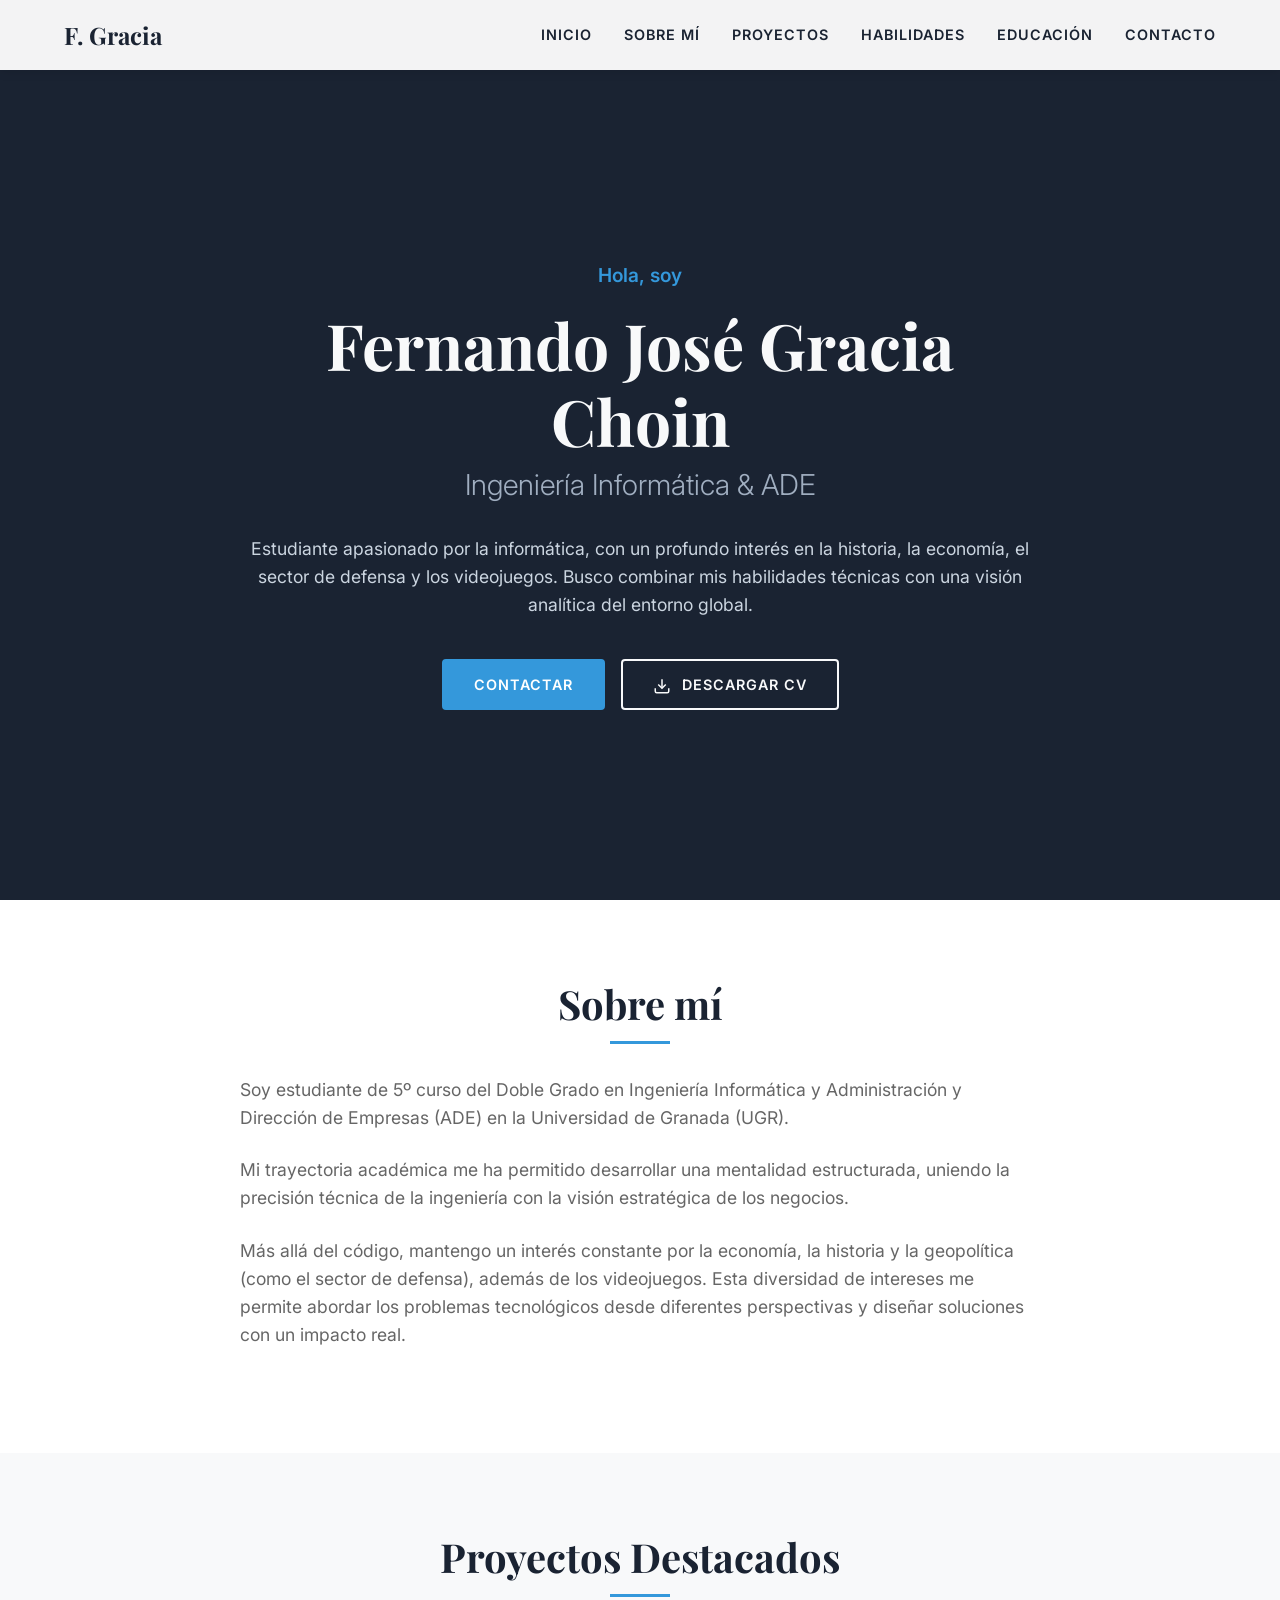
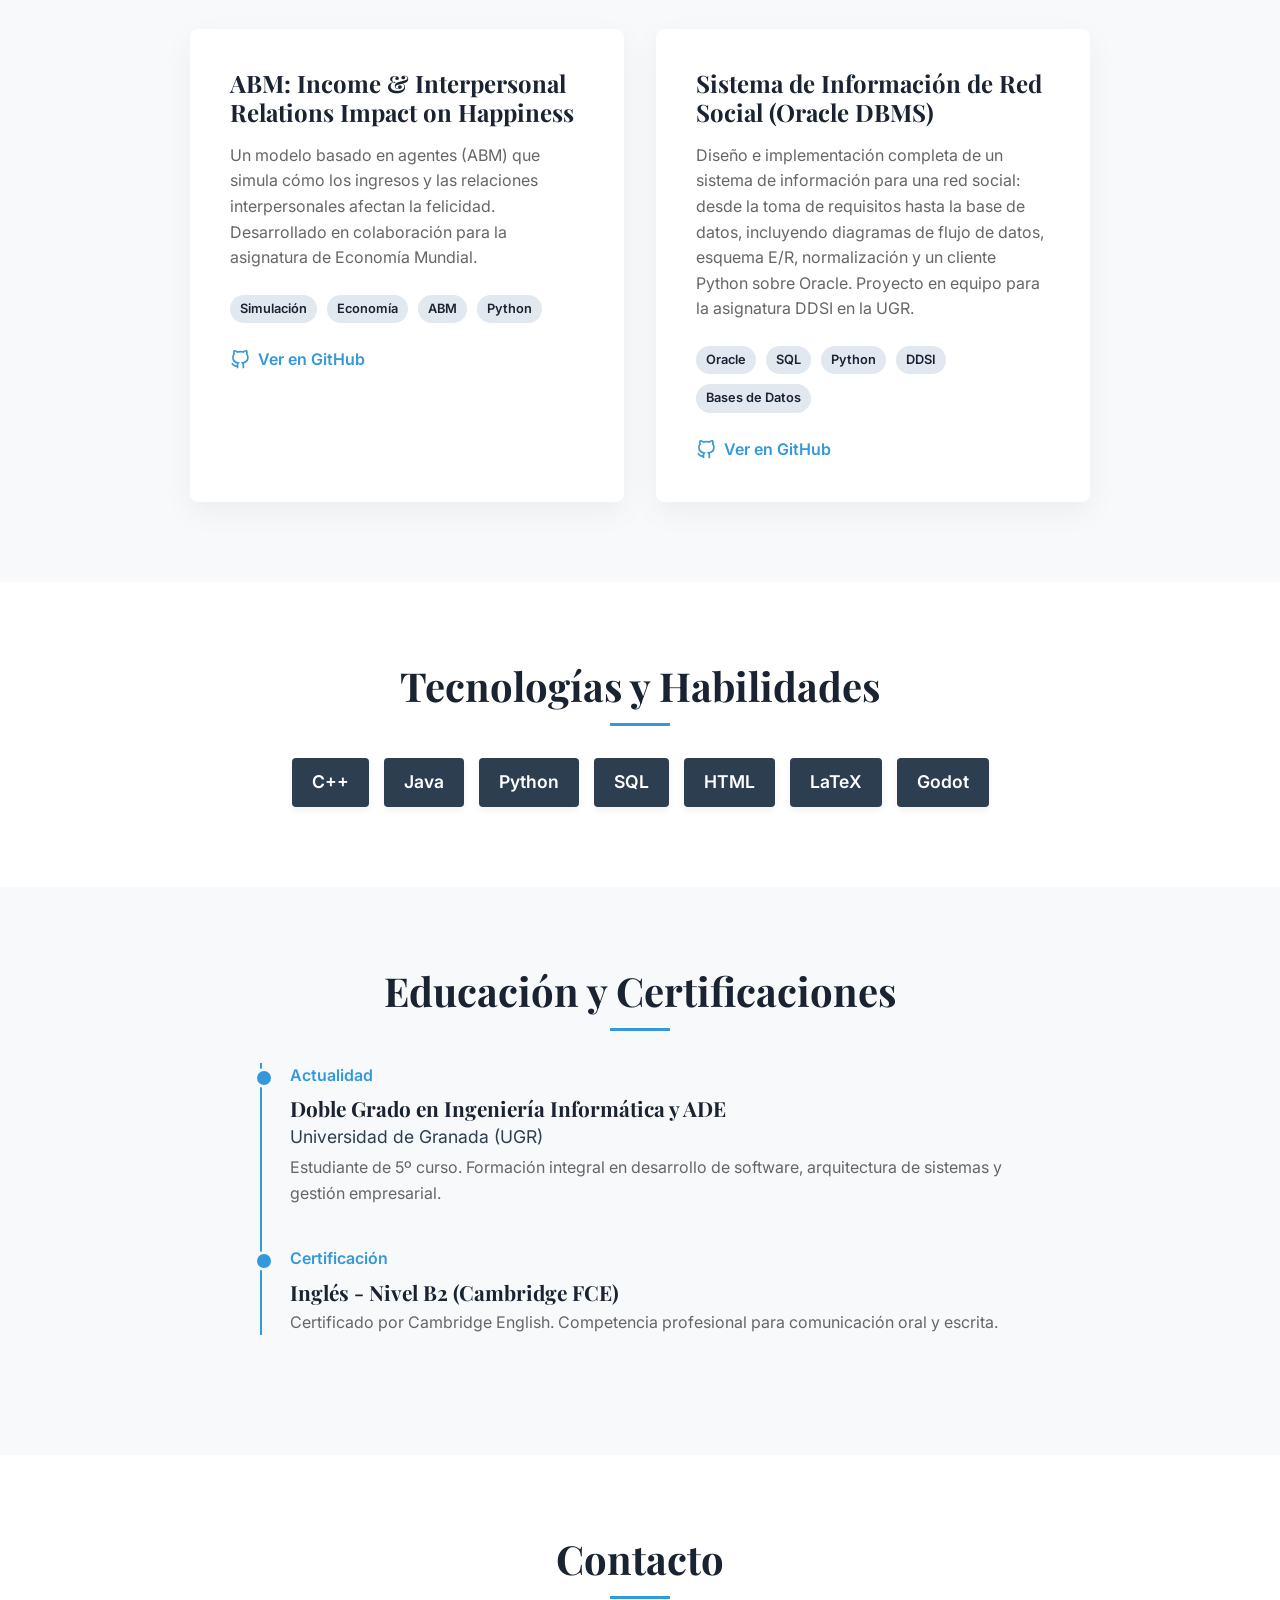
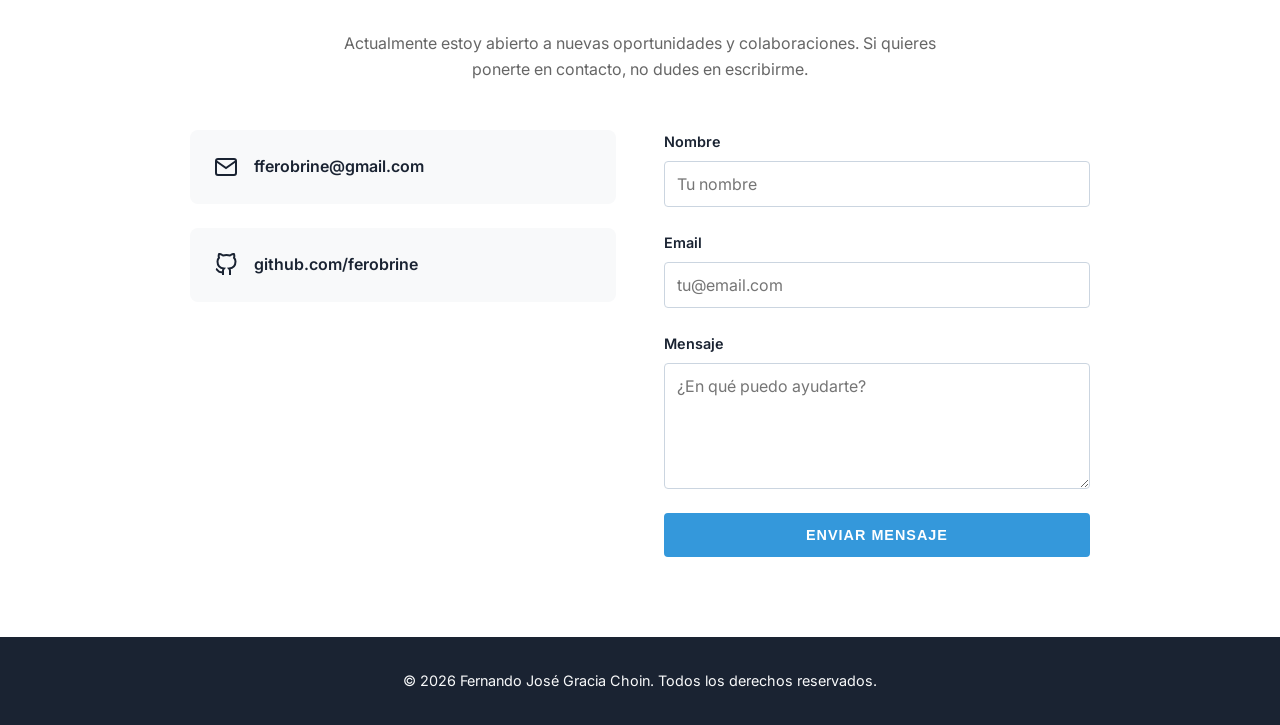
<file: index.html>
<!DOCTYPE html>
<html lang="es">
<head>
    <meta charset="UTF-8">
    <meta name="viewport" content="width=device-width, initial-scale=1.0">
    <title>Fernando José Gracia Choin - Portfolio Profesional</title>
    <link rel="preconnect" href="https://fonts.googleapis.com">
    <link rel="preconnect" href="https://fonts.gstatic.com" crossorigin>
    <link href="https://fonts.googleapis.com/css2?family=Inter:wght@300;400;600&family=Playfair+Display:wght@400;600;700&display=swap" rel="stylesheet">
    <link rel="stylesheet" href="style.css">
</head>
<body>
    <header class="navbar">
        <div class="container nav-container">
            <div class="logo">F. Gracia</div>
            <nav>
                <ul class="nav-links">
                    <li><a href="#inicio">Inicio</a></li>
                    <li><a href="#sobre-mi">Sobre mí</a></li>
                    <li><a href="#proyectos">Proyectos</a></li>
                    <li><a href="#skills">Habilidades</a></li>
                    <li><a href="#educacion">Educación</a></li>
                    <li><a href="#contacto">Contacto</a></li>
                </ul>
            </nav>
            <button class="mobile-menu-btn">
                <svg width="24" height="24" viewBox="0 0 24 24" fill="none" stroke="currentColor" stroke-width="2"><line x1="3" y1="12" x2="21" y2="12"></line><line x1="3" y1="6" x2="21" y2="6"></line><line x1="3" y1="18" x2="21" y2="18"></line></svg>
            </button>
        </div>
    </header>

    <main>
        <section id="inicio" class="hero fade-in">
            <div class="container">
                <p class="hero-greeting">Hola, soy</p>
                <h1 class="hero-title">Fernando José Gracia Choin</h1>
                <h2 class="hero-subtitle">Ingeniería Informática & ADE</h2>
                <p class="hero-bio">Estudiante apasionado por la informática, con un profundo interés en la historia, la economía, el sector de defensa y los videojuegos. Busco combinar mis habilidades técnicas con una visión analítica del entorno global.</p>
                <div class="hero-buttons">
                    <a href="#contacto" class="btn btn-primary">Contactar</a>
                    <a href="cv.html" target="_blank" class="btn btn-outline">
                        <svg width="18" height="18" viewBox="0 0 24 24" fill="none" stroke="currentColor" stroke-width="2" style="vertical-align: middle; margin-right: 6px;"><path d="M21 15v4a2 2 0 0 1-2 2H5a2 2 0 0 1-2-2v-4"></path><polyline points="7 10 12 15 17 10"></polyline><line x1="12" y1="15" x2="12" y2="3"></line></svg>
                        Descargar CV
                    </a>
                </div>
            </div>
        </section>

        <section id="sobre-mi" class="about section fade-in">
            <div class="container">
                <h2 class="section-title">Sobre mí</h2>
                <div class="about-content">
                    <div class="about-text">
                        <p>Soy estudiante de 5º curso del Doble Grado en Ingeniería Informática y Administración y Dirección de Empresas (ADE) en la Universidad de Granada (UGR).</p>
                        <p>Mi trayectoria académica me ha permitido desarrollar una mentalidad estructurada, uniendo la precisión técnica de la ingeniería con la visión estratégica de los negocios.</p>
                        <p>Más allá del código, mantengo un interés constante por la economía, la historia y la geopolítica (como el sector de defensa), además de los videojuegos. Esta diversidad de intereses me permite abordar los problemas tecnológicos desde diferentes perspectivas y diseñar soluciones con un impacto real.</p>
                    </div>
                </div>
            </div>
        </section>

        <section id="proyectos" class="projects section bg-light fade-in">
            <div class="container">
                <h2 class="section-title">Proyectos Destacados</h2>
                <div class="project-grid">
                    <div class="project-card">
                        <div class="project-content">
                            <h3>ABM: Income & Interpersonal Relations Impact on Happiness</h3>
                            <p>Un modelo basado en agentes (ABM) que simula cómo los ingresos y las relaciones interpersonales afectan la felicidad. Desarrollado en colaboración para la asignatura de Economía Mundial.</p>
                            <div class="project-tech">
                                <span>Simulación</span>
                                <span>Economía</span>
                                <span>ABM</span>
                                <span>Python</span>
                            </div>
                            <div class="project-links">
                                <a href="https://github.com/jxliian/ABM-Income-Interpersonal-Relations-Impact-on-Happiness" target="_blank" rel="noopener noreferrer">
                                    <svg width="20" height="20" viewBox="0 0 24 24" fill="none" stroke="currentColor" stroke-width="2"><path d="M9 19c-5 1.5-5-2.5-7-3m14 6v-3.87a3.37 3.37 0 0 0-.94-2.61c3.14-.35 6.44-1.54 6.44-7A5.44 5.44 0 0 0 20 4.77 5.07 5.07 0 0 0 19.91 1S18.73.65 16 2.48a13.38 13.38 0 0 0-7 0C6.27.65 5.09 1 5.09 1A5.07 5.07 0 0 0 5 4.77a5.44 5.44 0 0 0-1.5 3.78c0 5.42 3.3 6.61 6.44 7A3.37 3.37 0 0 0 9 18.13V22"></path></svg>
                                    Ver en GitHub
                                </a>
                            </div>
                        </div>
                    </div>
                    <div class="project-card">
                        <div class="project-content">
                            <h3>Sistema de Información de Red Social (Oracle DBMS)</h3>
                            <p>Diseño e implementación completa de un sistema de información para una red social: desde la toma de requisitos hasta la base de datos, incluyendo diagramas de flujo de datos, esquema E/R, normalización y un cliente Python sobre Oracle. Proyecto en equipo para la asignatura DDSI en la UGR.</p>
                            <div class="project-tech">
                                <span>Oracle</span>
                                <span>SQL</span>
                                <span>Python</span>
                                <span>DDSI</span>
                                <span>Bases de Datos</span>
                            </div>
                            <div class="project-links">
                                <a href="https://github.com/Ismael-Sallami/oracle-dbms-project" target="_blank" rel="noopener noreferrer">
                                    <svg width="20" height="20" viewBox="0 0 24 24" fill="none" stroke="currentColor" stroke-width="2"><path d="M9 19c-5 1.5-5-2.5-7-3m14 6v-3.87a3.37 3.37 0 0 0-.94-2.61c3.14-.35 6.44-1.54 6.44-7A5.44 5.44 0 0 0 20 4.77 5.07 5.07 0 0 0 19.91 1S18.73.65 16 2.48a13.38 13.38 0 0 0-7 0C6.27.65 5.09 1 5.09 1A5.07 5.07 0 0 0 5 4.77a5.44 5.44 0 0 0-1.5 3.78c0 5.42 3.3 6.61 6.44 7A3.37 3.37 0 0 0 9 18.13V22"></path></svg>
                                    Ver en GitHub
                                </a>
                            </div>
                        </div>
                    </div>
            </div>
        </section>

        <section id="skills" class="skills section fade-in">
            <div class="container">
                <h2 class="section-title">Tecnologías y Habilidades</h2>
                <div class="skills-container">
                    <div class="skill-category">
                        <div class="skill-badges">
                            <span class="badge">C++</span>
                            <span class="badge">Java</span>
                            <span class="badge">Python</span>
                            <span class="badge">SQL</span>
                            <span class="badge">HTML</span>
                            <span class="badge">LaTeX</span>
                            <span class="badge">Godot</span>
                        </div>
                    </div>
                </div>
            </div>
        </section>

        <section id="educacion" class="education section bg-light fade-in">
            <div class="container">
                <h2 class="section-title">Educación y Certificaciones</h2>
                <div class="timeline">
                    <div class="timeline-item">
                        <div class="timeline-date">Actualidad</div>
                        <div class="timeline-content">
                            <h3>Doble Grado en Ingeniería Informática y ADE</h3>
                            <h4>Universidad de Granada (UGR)</h4>
                            <p>Estudiante de 5º curso. Formación integral en desarrollo de software, arquitectura de sistemas y gestión empresarial.</p>
                        </div>
                    </div>
                    <div class="timeline-item">
                        <div class="timeline-date">Certificación</div>
                        <div class="timeline-content">
                            <h3>Inglés - Nivel B2 (Cambridge FCE)</h3>
                            <p>Certificado por Cambridge English. Competencia profesional para comunicación oral y escrita.</p>
                        </div>
                    </div>
                </div>
            </div>
        </section>

        <section id="contacto" class="contact section fade-in">
            <div class="container">
                <h2 class="section-title">Contacto</h2>
                <p class="contact-intro">Actualmente estoy abierto a nuevas oportunidades y colaboraciones. Si quieres ponerte en contacto, no dudes en escribirme.</p>
                <div class="contact-wrapper">
                    <div class="contact-info">
                        <a href="mailto:fferobrine@gmail.com" class="contact-card">
                            <svg width="24" height="24" viewBox="0 0 24 24" fill="none" stroke="currentColor" stroke-width="2"><path d="M4 4h16c1.1 0 2 .9 2 2v12c0 1.1-.9 2-2 2H4c-1.1 0-2-.9-2-2V6c0-1.1.9-2 2-2z"></path><polyline points="22,6 12,13 2,6"></polyline></svg>
                            <span>fferobrine@gmail.com</span>
                        </a>
                        <a href="https://github.com/ferobrine" target="_blank" rel="noopener noreferrer" class="contact-card">
                            <svg width="24" height="24" viewBox="0 0 24 24" fill="none" stroke="currentColor" stroke-width="2"><path d="M9 19c-5 1.5-5-2.5-7-3m14 6v-3.87a3.37 3.37 0 0 0-.94-2.61c3.14-.35 6.44-1.54 6.44-7A5.44 5.44 0 0 0 20 4.77 5.07 5.07 0 0 0 19.91 1S18.73.65 16 2.48a13.38 13.38 0 0 0-7 0C6.27.65 5.09 1 5.09 1A5.07 5.07 0 0 0 5 4.77a5.44 5.44 0 0 0-1.5 3.78c0 5.42 3.3 6.61 6.44 7A3.37 3.37 0 0 0 9 18.13V22"></path></svg>
                            <span>github.com/ferobrine</span>
                        </a>
                    </div>
                    
                    <form class="contact-form" action="https://formsubmit.co/fferobrine@gmail.com" method="POST">
                        <!-- Formsubmit config -->
                        <input type="hidden" name="_subject" value="Nuevo mensaje desde tu portfolio">
                        <input type="hidden" name="_next" value="https://fernandogracia.dev/gracias.html">
                        <input type="hidden" name="_captcha" value="false">
                        <input type="text" name="_honey" style="display:none">

                        <div class="form-group">
                            <label for="name">Nombre</label>
                            <input type="text" id="name" name="name" required placeholder="Tu nombre">
                        </div>
                        <div class="form-group">
                            <label for="email">Email</label>
                            <input type="email" id="email" name="email" required placeholder="tu@email.com">
                        </div>
                        <div class="form-group">
                            <label for="message">Mensaje</label>
                            <textarea id="message" name="message" rows="5" required placeholder="¿En qué puedo ayudarte?"></textarea>
                        </div>
                        <button type="submit" class="btn btn-primary">Enviar mensaje</button>
                    </form>
                </div>
            </div>
        </section>
    </main>

    <footer>
        <div class="container">
            <p>&copy; 2026 Fernando José Gracia Choin. Todos los derechos reservados.</p>
        </div>
    </footer>

    <script src="script.js"></script>
</body>
</html>
</file>
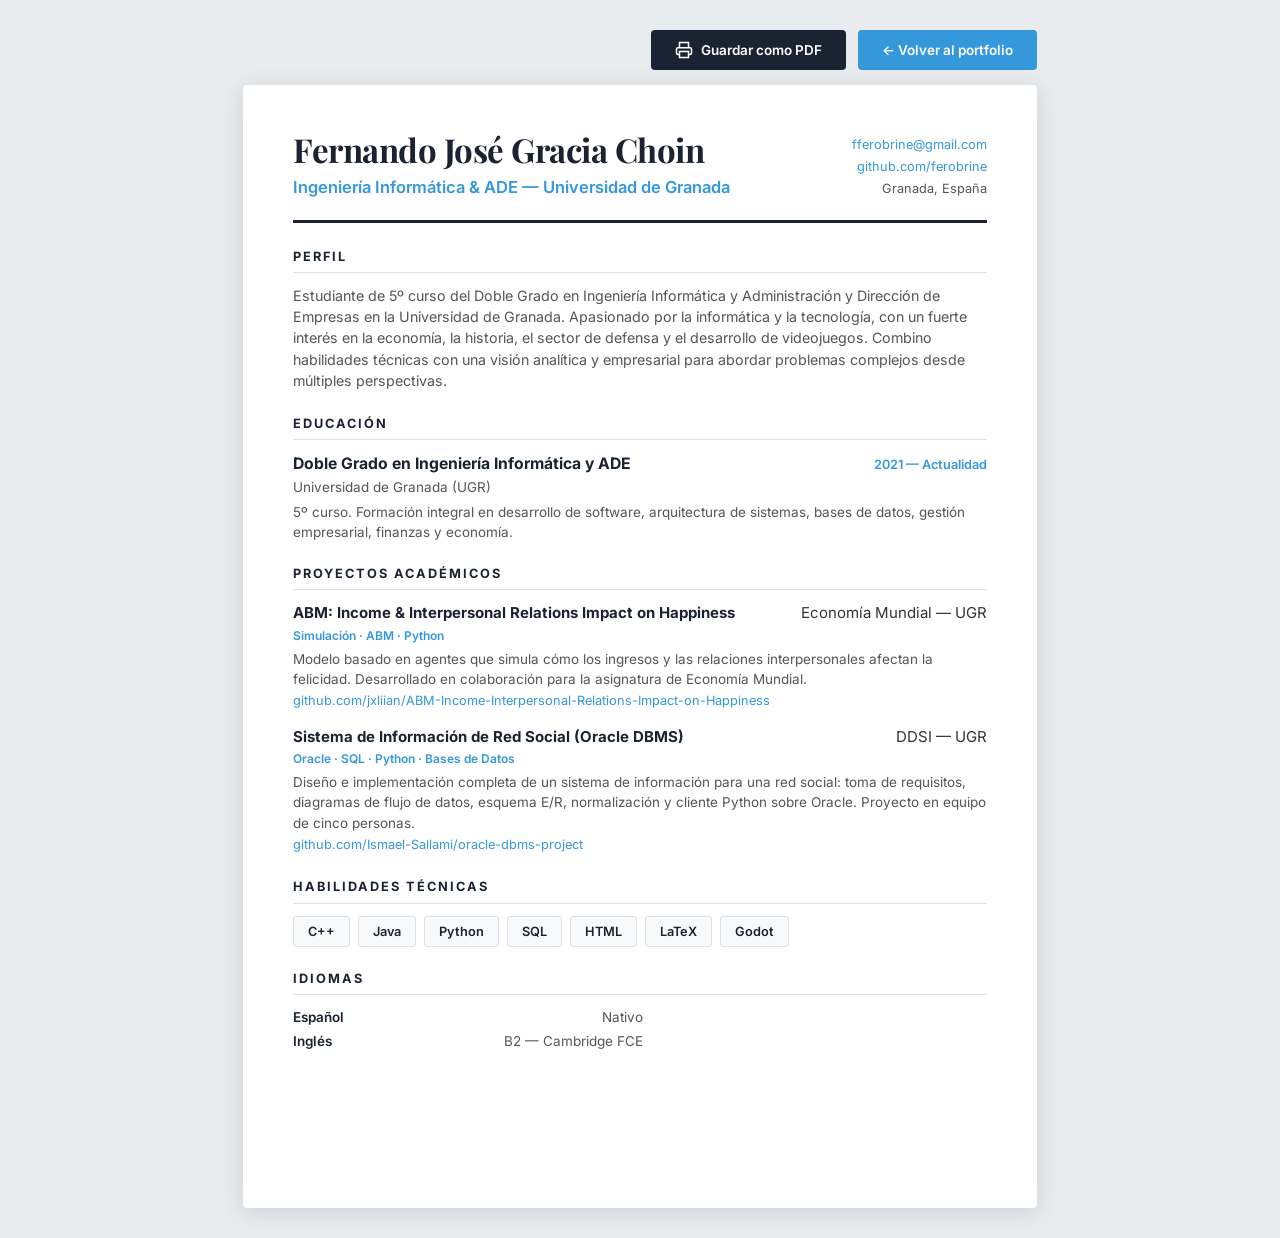
<file: cv.html>
<!DOCTYPE html>
<html lang="es">
<head>
    <meta charset="UTF-8">
    <meta name="viewport" content="width=device-width, initial-scale=1.0">
    <title>CV - Fernando José Gracia Choin</title>
    <link rel="preconnect" href="https://fonts.googleapis.com">
    <link rel="preconnect" href="https://fonts.gstatic.com" crossorigin>
    <link href="https://fonts.googleapis.com/css2?family=Inter:wght@300;400;600;700&family=Playfair+Display:wght@700&display=swap" rel="stylesheet">
    <style>
        /* --- Reset & Base --- */
        *, *::before, *::after { margin: 0; padding: 0; box-sizing: border-box; }

        :root {
            --primary: #1a2332;
            --accent: #3498db;
            --text: #333;
            --muted: #555;
            --light: #f8f9fa;
            --border: #dce1e6;
        }

        html { font-size: 15px; }

        body {
            font-family: 'Inter', sans-serif;
            color: var(--text);
            line-height: 1.5;
            background: #e9ecef;
            display: flex;
            flex-direction: column;
            align-items: center;
            padding: 2rem 1rem;
        }

        /* --- A4 Page container --- */
        .page {
            width: 210mm;
            min-height: 297mm;
            background: #fff;
            padding: 40px 50px;
            box-shadow: 0 4px 24px rgba(0,0,0,0.12);
            border-radius: 4px;
        }

        /* --- Header / Name --- */
        .cv-header {
            border-bottom: 3px solid var(--primary);
            padding-bottom: 20px;
            margin-bottom: 24px;
            display: flex;
            justify-content: space-between;
            align-items: flex-end;
            flex-wrap: wrap;
            gap: 12px;
        }

        .cv-header h1 {
            font-family: 'Playfair Display', serif;
            font-size: 2.2rem;
            color: var(--primary);
            letter-spacing: -0.5px;
        }

        .cv-header .subtitle {
            font-size: 1.1rem;
            color: var(--accent);
            font-weight: 600;
        }

        .cv-contact {
            text-align: right;
            font-size: 0.85rem;
            color: var(--muted);
            line-height: 1.7;
        }

        .cv-contact a {
            color: var(--accent);
            text-decoration: none;
        }

        /* --- Sections --- */
        .cv-section {
            margin-bottom: 22px;
        }

        .cv-section h2 {
            font-size: 0.85rem;
            font-weight: 700;
            text-transform: uppercase;
            letter-spacing: 2px;
            color: var(--primary);
            border-bottom: 1.5px solid var(--border);
            padding-bottom: 6px;
            margin-bottom: 12px;
        }

        /* --- Profile --- */
        .cv-profile p {
            color: var(--muted);
            font-size: 0.95rem;
        }

        /* --- Education & Experience items --- */
        .cv-item {
            margin-bottom: 14px;
        }

        .cv-item-header {
            display: flex;
            justify-content: space-between;
            align-items: baseline;
            flex-wrap: wrap;
            gap: 4px;
        }

        .cv-item h3 {
            font-size: 1.05rem;
            font-weight: 700;
            color: var(--primary);
        }

        .cv-item .cv-date {
            font-size: 0.85rem;
            color: var(--accent);
            font-weight: 600;
            white-space: nowrap;
        }

        .cv-item .cv-institution {
            font-size: 0.9rem;
            color: var(--muted);
            font-weight: 400;
            margin-top: 2px;
        }

        .cv-item p {
            font-size: 0.9rem;
            color: var(--muted);
            margin-top: 4px;
        }

        /* --- Skills --- */
        .cv-skills-grid {
            display: flex;
            flex-wrap: wrap;
            gap: 8px;
        }

        .cv-skill-tag {
            background: var(--light);
            border: 1px solid var(--border);
            color: var(--primary);
            padding: 5px 14px;
            border-radius: 3px;
            font-size: 0.85rem;
            font-weight: 600;
        }

        /* --- Projects --- */
        .cv-project {
            margin-bottom: 14px;
        }

        .cv-project h3 {
            font-size: 1rem;
            font-weight: 700;
            color: var(--primary);
        }

        .cv-project .cv-project-tech {
            font-size: 0.8rem;
            color: var(--accent);
            font-weight: 600;
            margin-top: 2px;
        }

        .cv-project p {
            font-size: 0.9rem;
            color: var(--muted);
            margin-top: 4px;
        }

        .cv-project a {
            color: var(--accent);
            text-decoration: none;
            font-size: 0.85rem;
        }

        /* --- Languages --- */
        .cv-lang-item {
            display: flex;
            justify-content: space-between;
            max-width: 350px;
            margin-bottom: 4px;
            font-size: 0.9rem;
        }

        .cv-lang-item .cv-lang-name { font-weight: 600; color: var(--primary); }
        .cv-lang-item .cv-lang-level { color: var(--muted); }

        /* --- Download bar (hidden in print) --- */
        .cv-actions {
            width: 210mm;
            display: flex;
            justify-content: flex-end;
            gap: 12px;
            margin-bottom: 1rem;
        }

        .cv-btn {
            display: inline-flex;
            align-items: center;
            gap: 8px;
            padding: 10px 24px;
            background: var(--primary);
            color: #fff;
            border: none;
            border-radius: 4px;
            font-family: 'Inter', sans-serif;
            font-size: 0.9rem;
            font-weight: 600;
            cursor: pointer;
            text-decoration: none;
            transition: background 0.2s;
        }

        .cv-btn:hover { background: var(--accent); }

        /* --- Print styles --- */
        @media print {
            html { font-size: 14px; }
            body { background: none; padding: 0; }
            .page { box-shadow: none; padding: 30px 40px; width: 100%; min-height: auto; border-radius: 0; }
            .cv-actions { display: none !important; }
            @page { margin: 10mm; size: A4; }
        }
    </style>
</head>
<body>

    <div class="cv-actions">
        <button class="cv-btn" onclick="window.print()">
            <svg width="18" height="18" viewBox="0 0 24 24" fill="none" stroke="currentColor" stroke-width="2"><path d="M6 9V2h12v7"></path><path d="M6 18H4a2 2 0 0 1-2-2v-5a2 2 0 0 1 2-2h16a2 2 0 0 1 2 2v5a2 2 0 0 1-2 2h-2"></path><rect x="6" y="14" width="12" height="8"></rect></svg>
            Guardar como PDF
        </button>
        <a class="cv-btn" href="index.html" style="background: var(--accent);">
            ← Volver al portfolio
        </a>
    </div>

    <div class="page">
        <!-- Header -->
        <div class="cv-header">
            <div>
                <h1>Fernando José Gracia Choin</h1>
                <div class="subtitle">Ingeniería Informática & ADE — Universidad de Granada</div>
            </div>
            <div class="cv-contact">
                <div><a href="mailto:fferobrine@gmail.com">fferobrine@gmail.com</a></div>
                <div><a href="https://github.com/ferobrine" target="_blank">github.com/ferobrine</a></div>
                <div>Granada, España</div>
            </div>
        </div>

        <!-- Perfil -->
        <div class="cv-section cv-profile">
            <h2>Perfil</h2>
            <p>Estudiante de 5º curso del Doble Grado en Ingeniería Informática y Administración y Dirección de Empresas en la Universidad de Granada. Apasionado por la informática y la tecnología, con un fuerte interés en la economía, la historia, el sector de defensa y el desarrollo de videojuegos. Combino habilidades técnicas con una visión analítica y empresarial para abordar problemas complejos desde múltiples perspectivas.</p>
        </div>

        <!-- Educación -->
        <div class="cv-section">
            <h2>Educación</h2>
            <div class="cv-item">
                <div class="cv-item-header">
                    <h3>Doble Grado en Ingeniería Informática y ADE</h3>
                    <span class="cv-date">2021 — Actualidad</span>
                </div>
                <div class="cv-institution">Universidad de Granada (UGR)</div>
                <p>5º curso. Formación integral en desarrollo de software, arquitectura de sistemas, bases de datos, gestión empresarial, finanzas y economía.</p>
            </div>
        </div>

        <!-- Proyectos -->
        <div class="cv-section">
            <h2>Proyectos Académicos</h2>
            <div class="cv-project">
                <div class="cv-item-header">
                    <h3>ABM: Income & Interpersonal Relations Impact on Happiness</h3>
                    <span class="cv-date">Economía Mundial — UGR</span>
                </div>
                <div class="cv-project-tech">Simulación · ABM · Python</div>
                <p>Modelo basado en agentes que simula cómo los ingresos y las relaciones interpersonales afectan la felicidad. Desarrollado en colaboración para la asignatura de Economía Mundial.</p>
                <a href="https://github.com/jxliian/ABM-Income-Interpersonal-Relations-Impact-on-Happiness" target="_blank">github.com/jxliian/ABM-Income-Interpersonal-Relations-Impact-on-Happiness</a>
            </div>
            <div class="cv-project">
                <div class="cv-item-header">
                    <h3>Sistema de Información de Red Social (Oracle DBMS)</h3>
                    <span class="cv-date">DDSI — UGR</span>
                </div>
                <div class="cv-project-tech">Oracle · SQL · Python · Bases de Datos</div>
                <p>Diseño e implementación completa de un sistema de información para una red social: toma de requisitos, diagramas de flujo de datos, esquema E/R, normalización y cliente Python sobre Oracle. Proyecto en equipo de cinco personas.</p>
                <a href="https://github.com/Ismael-Sallami/oracle-dbms-project" target="_blank">github.com/Ismael-Sallami/oracle-dbms-project</a>
            </div>
        </div>

        <!-- Habilidades técnicas -->
        <div class="cv-section">
            <h2>Habilidades Técnicas</h2>
            <div class="cv-skills-grid">
                <span class="cv-skill-tag">C++</span>
                <span class="cv-skill-tag">Java</span>
                <span class="cv-skill-tag">Python</span>
                <span class="cv-skill-tag">SQL</span>
                <span class="cv-skill-tag">HTML</span>
                <span class="cv-skill-tag">LaTeX</span>
                <span class="cv-skill-tag">Godot</span>
            </div>
        </div>

        <!-- Idiomas -->
        <div class="cv-section">
            <h2>Idiomas</h2>
            <div class="cv-lang-item">
                <span class="cv-lang-name">Español</span>
                <span class="cv-lang-level">Nativo</span>
            </div>
            <div class="cv-lang-item">
                <span class="cv-lang-name">Inglés</span>
                <span class="cv-lang-level">B2 — Cambridge FCE</span>
            </div>
        </div>
    </div>

</body>
</html>
</file>
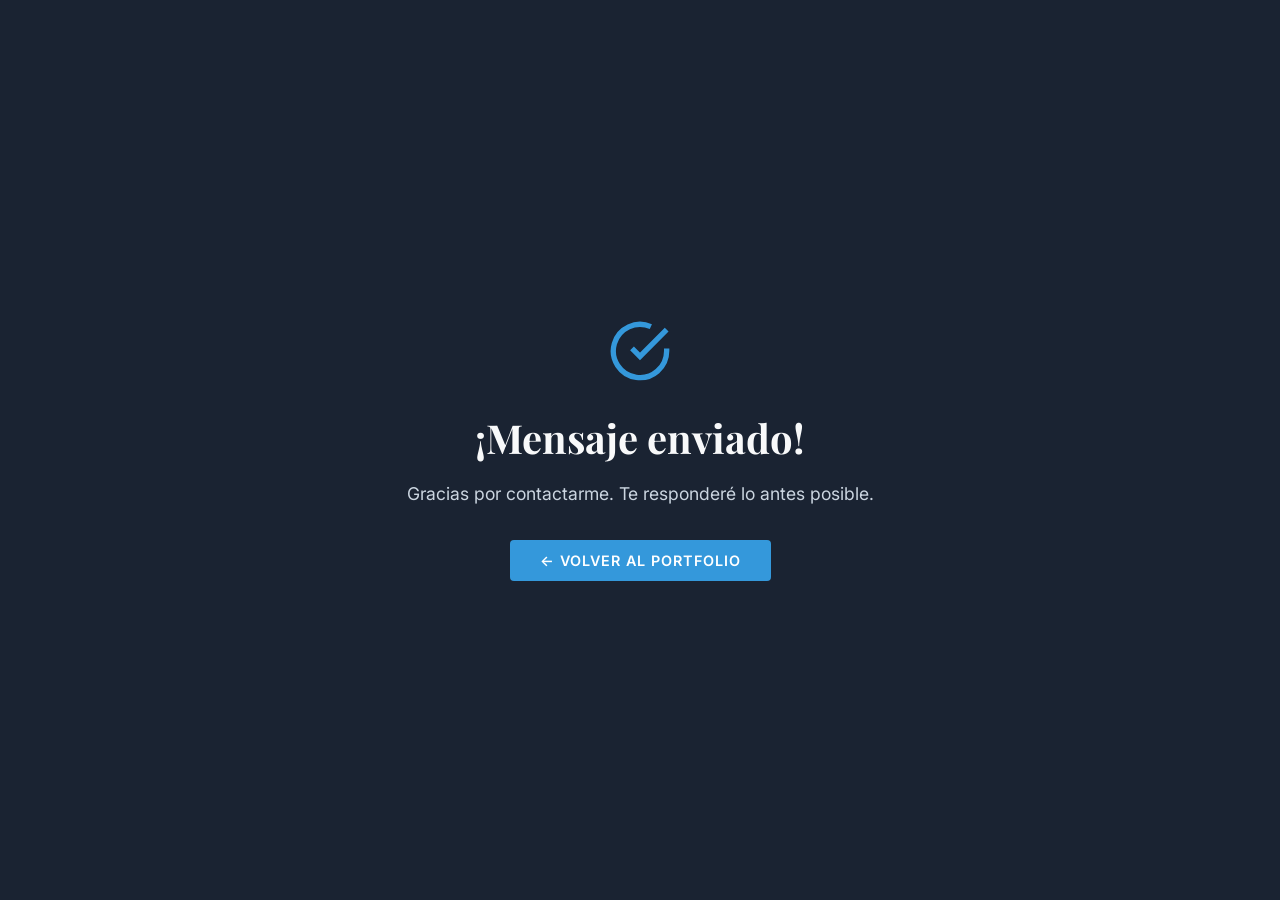
<file: gracias.html>
<!DOCTYPE html>
<html lang="es">
<head>
    <meta charset="UTF-8">
    <meta name="viewport" content="width=device-width, initial-scale=1.0">
    <title>Mensaje enviado - Fernando José Gracia Choin</title>
    <link rel="preconnect" href="https://fonts.googleapis.com">
    <link rel="preconnect" href="https://fonts.gstatic.com" crossorigin>
    <link href="https://fonts.googleapis.com/css2?family=Inter:wght@300;400;600&family=Playfair+Display:wght@700&display=swap" rel="stylesheet">
    <style>
        * { margin: 0; padding: 0; box-sizing: border-box; }
        body {
            font-family: 'Inter', sans-serif;
            min-height: 100vh;
            display: flex;
            align-items: center;
            justify-content: center;
            background-color: #1a2332;
            color: #f8f9fa;
            text-align: center;
            padding: 2rem;
        }
        .container { max-width: 500px; }
        svg { margin-bottom: 1.5rem; }
        h1 {
            font-family: 'Playfair Display', serif;
            font-size: 2.5rem;
            margin-bottom: 1rem;
        }
        p {
            font-size: 1.1rem;
            color: #cbd5e0;
            margin-bottom: 2rem;
            line-height: 1.6;
        }
        a {
            display: inline-block;
            padding: 12px 30px;
            background-color: #3498db;
            color: #fff;
            text-decoration: none;
            border-radius: 4px;
            font-weight: 600;
            text-transform: uppercase;
            letter-spacing: 1px;
            font-size: 0.9rem;
            transition: background 0.3s;
        }
        a:hover { background-color: #2980b9; }
    </style>
</head>
<body>
    <div class="container">
        <svg width="64" height="64" viewBox="0 0 24 24" fill="none" stroke="#3498db" stroke-width="2">
            <path d="M22 11.08V12a10 10 0 1 1-5.93-9.14"></path>
            <polyline points="22 4 12 14.01 9 11.01"></polyline>
        </svg>
        <h1>¡Mensaje enviado!</h1>
        <p>Gracias por contactarme. Te responderé lo antes posible.</p>
        <a href="index.html">← Volver al portfolio</a>
    </div>
</body>
</html>
</file>
<file: style.css>
/* Variables */
:root {
    --primary-color: #1a2332;
    --secondary-color: #2c3e50;
    --accent-color: #3498db;
    --bg-light: #f8f9fa;
    --bg-white: #ffffff;
    --text-main: #333333;
    --text-muted: #666666;
    --text-light: #f8f9fa;
    
    --font-heading: 'Playfair Display', serif;
    --font-body: 'Inter', sans-serif;
    
    --transition: all 0.3s ease;
}

/* Reset */
* {
    margin: 0;
    padding: 0;
    box-sizing: border-box;
}

html {
    scroll-behavior: smooth;
    font-size: 16px;
}

body {
    font-family: var(--font-body);
    color: var(--text-main);
    line-height: 1.6;
    background-color: var(--bg-white);
}

a {
    text-decoration: none;
    color: var(--accent-color);
    transition: var(--transition);
}

a:hover {
    color: #2980b9;
}

ul {
    list-style: none;
}

/* Typography */
h1, h2, h3, h4 {
    font-family: var(--font-heading);
    color: var(--primary-color);
    line-height: 1.2;
}

.section-title {
    font-size: 2.5rem;
    margin-bottom: 2rem;
    text-align: center;
    position: relative;
    padding-bottom: 1rem;
}

.section-title::after {
    content: '';
    position: absolute;
    bottom: 0;
    left: 50%;
    transform: translateX(-50%);
    width: 60px;
    height: 3px;
    background-color: var(--accent-color);
}

/* Layout */
.container {
    width: 90%;
    max-width: 1200px;
    margin: 0 auto;
}

.section {
    padding: 5rem 0;
}

.bg-light {
    background-color: var(--bg-light);
}

/* Navbar */
.navbar {
    position: fixed;
    top: 0;
    left: 0;
    width: 100%;
    background-color: rgba(255, 255, 255, 0.95);
    backdrop-filter: blur(5px);
    box-shadow: 0 2px 10px rgba(0,0,0,0.1);
    z-index: 1000;
    transition: var(--transition);
}

.nav-container {
    display: flex;
    justify-content: space-between;
    align-items: center;
    height: 70px;
}

.logo {
    font-family: var(--font-heading);
    font-size: 1.5rem;
    font-weight: 700;
    color: var(--primary-color);
}

.nav-links {
    display: flex;
    gap: 2rem;
}

.nav-links a {
    color: var(--primary-color);
    font-weight: 600;
    font-size: 0.9rem;
    text-transform: uppercase;
    letter-spacing: 1px;
}

.nav-links a:hover {
    color: var(--accent-color);
}

.mobile-menu-btn {
    display: none;
    background: none;
    border: none;
    cursor: pointer;
    color: var(--primary-color);
}

/* Hero Section */
.hero {
    height: 100vh;
    background-color: var(--primary-color);
    display: flex;
    align-items: center;
    color: var(--text-light);
    padding-top: 70px; /* Offset for navbar */
}

.hero .container {
    max-width: 800px;
    margin: 0 auto;
    text-align: center;
}

.hero-greeting {
    font-family: var(--font-body);
    color: var(--accent-color);
    font-size: 1.2rem;
    margin-bottom: 1rem;
    font-weight: 600;
}

.hero-title {
    font-size: 4rem;
    color: var(--text-light);
    margin-bottom: 0.5rem;
}

.hero-subtitle {
    font-family: var(--font-body);
    font-size: 1.8rem;
    font-weight: 300;
    color: #a0aec0;
    margin-bottom: 2rem;
}

.hero-bio {
    font-size: 1.1rem;
    margin-bottom: 2.5rem;
    color: #cbd5e0;
}

.btn {
    display: inline-block;
    padding: 12px 30px;
    border-radius: 4px;
    font-weight: 600;
    text-transform: uppercase;
    letter-spacing: 1px;
    font-size: 0.9rem;
    cursor: pointer;
    transition: var(--transition);
}

.btn-primary {
    background-color: var(--accent-color);
    color: var(--bg-white);
    border: 2px solid var(--accent-color);
}

.btn-primary:hover {
    background-color: transparent;
    color: var(--accent-color);
}

.btn-outline {
    background-color: transparent;
    color: var(--text-light);
    border: 2px solid var(--text-light);
}

.btn-outline:hover {
    background-color: var(--text-light);
    color: var(--primary-color);
}

.hero-buttons {
    display: flex;
    gap: 1rem;
    justify-content: center;
    flex-wrap: wrap;
}

/* About Section */
.about-content {
    max-width: 800px;
    margin: 0 auto;
    font-size: 1.1rem;
    color: var(--text-muted);
}

.about-text p {
    margin-bottom: 1.5rem;
}

/* Projects Section */
.project-grid {
    display: grid;
    grid-template-columns: repeat(auto-fit, minmax(320px, 1fr));
    gap: 2rem;
    max-width: 900px;
    margin: 0 auto;
}

.project-card {
    background-color: var(--bg-white);
    border-radius: 8px;
    overflow: hidden;
    box-shadow: 0 10px 30px rgba(0,0,0,0.05);
    transition: var(--transition);
}

.project-card:hover {
    transform: translateY(-5px);
    box-shadow: 0 15px 40px rgba(0,0,0,0.1);
}

.project-content {
    padding: 2.5rem;
}

.project-content h3 {
    font-size: 1.5rem;
    margin-bottom: 1rem;
}

.project-content p {
    color: var(--text-muted);
    margin-bottom: 1.5rem;
}

.project-tech {
    display: flex;
    gap: 10px;
    margin-bottom: 1.5rem;
    flex-wrap: wrap;
}

.project-tech span {
    font-size: 0.8rem;
    background-color: #e2e8f0;
    color: var(--primary-color);
    padding: 4px 10px;
    border-radius: 20px;
    font-weight: 600;
}

.project-links a {
    display: flex;
    align-items: center;
    gap: 8px;
    font-weight: 600;
}

/* Skills Section */
.skills-container {
    max-width: 800px;
    margin: 0 auto;
    text-align: center;
}

.skill-category h3 {
    margin-bottom: 1.5rem;
    font-size: 1.3rem;
}

.skill-badges {
    display: flex;
    flex-wrap: wrap;
    justify-content: center;
    gap: 15px;
}

.badge {
    background-color: var(--secondary-color);
    color: var(--bg-white);
    padding: 10px 20px;
    border-radius: 4px;
    font-weight: 600;
    font-size: 1.1rem;
    box-shadow: 0 4px 6px rgba(0,0,0,0.05);
    transition: var(--transition);
}

.badge:hover {
    background-color: var(--accent-color);
    transform: translateY(-2px);
}

/* Education Section */
.timeline {
    max-width: 800px;
    margin: 0 auto;
    position: relative;
}

.timeline::before {
    content: '';
    position: absolute;
    top: 0;
    bottom: 0;
    left: 20px;
    width: 2px;
    background-color: var(--accent-color);
}

.timeline-item {
    margin-bottom: 2.5rem;
    padding-left: 50px;
    position: relative;
}

.timeline-item::before {
    content: '';
    position: absolute;
    top: 5px;
    left: 14px;
    width: 14px;
    height: 14px;
    border-radius: 50%;
    background-color: var(--accent-color);
    border: 3px solid var(--bg-light);
}

.timeline-date {
    font-weight: 600;
    color: var(--accent-color);
    margin-bottom: 0.5rem;
}

.timeline-content h3 {
    font-size: 1.3rem;
    margin-bottom: 0.3rem;
}

.timeline-content h4 {
    font-size: 1.1rem;
    font-family: var(--font-body);
    color: var(--secondary-color);
    margin-bottom: 0.5rem;
    font-weight: 400;
}

.timeline-content p {
    color: var(--text-muted);
}

/* Contact Section */
.contact-intro {
    text-align: center;
    max-width: 600px;
    margin: 0 auto 3rem auto;
    color: var(--text-muted);
}

.contact-wrapper {
    display: grid;
    grid-template-columns: 1fr 1fr;
    gap: 3rem;
    max-width: 900px;
    margin: 0 auto;
}

.contact-info {
    display: flex;
    flex-direction: column;
    gap: 1.5rem;
}

.contact-card {
    display: flex;
    align-items: center;
    gap: 1rem;
    padding: 1.5rem;
    background-color: var(--bg-light);
    border-radius: 8px;
    color: var(--primary-color);
    font-weight: 600;
}

.contact-card:hover {
    background-color: var(--secondary-color);
    color: var(--bg-white);
}

.contact-form {
    display: flex;
    flex-direction: column;
    gap: 1.5rem;
}

.form-group {
    display: flex;
    flex-direction: column;
    gap: 0.5rem;
}

.form-group label {
    font-weight: 600;
    color: var(--primary-color);
    font-size: 0.9rem;
}

.form-group input,
.form-group textarea {
    padding: 12px;
    border: 1px solid #cbd5e0;
    border-radius: 4px;
    font-family: var(--font-body);
    font-size: 1rem;
    transition: var(--transition);
}

.form-group input:focus,
.form-group textarea:focus {
    outline: none;
    border-color: var(--accent-color);
}

.form-success {
    text-align: center;
    padding: 2rem;
}

.form-success h3 {
    margin: 1rem 0 0.5rem;
    color: var(--primary-color);
}

.form-success p {
    color: var(--text-muted);
}

/* Footer */
footer {
    background-color: var(--primary-color);
    color: var(--text-light);
    text-align: center;
    padding: 2rem 0;
    font-size: 0.9rem;
}

/* Animations */
.fade-in {
    opacity: 0;
    transform: translateY(30px);
    transition: opacity 0.8s ease, transform 0.8s ease;
}

.fade-in.visible {
    opacity: 1;
    transform: translateY(0);
}

/* Responsive */
@media (max-width: 768px) {
    .nav-links {
        display: none;
        position: absolute;
        top: 70px;
        left: 0;
        width: 100%;
        background-color: var(--bg-white);
        flex-direction: column;
        text-align: center;
        gap: 0;
        box-shadow: 0 4px 10px rgba(0,0,0,0.1);
    }

    .nav-links.active {
        display: flex;
    }

    .nav-links li {
        border-bottom: 1px solid var(--bg-light);
    }

    .nav-links a {
        display: block;
        padding: 1.5rem;
    }

    .mobile-menu-btn {
        display: block;
    }

    .hero-title {
        font-size: 2.5rem;
    }

    .hero-subtitle {
        font-size: 1.3rem;
    }

    .section-title {
        font-size: 2rem;
    }

    .contact-wrapper {
        grid-template-columns: 1fr;
    }
}
</file>
